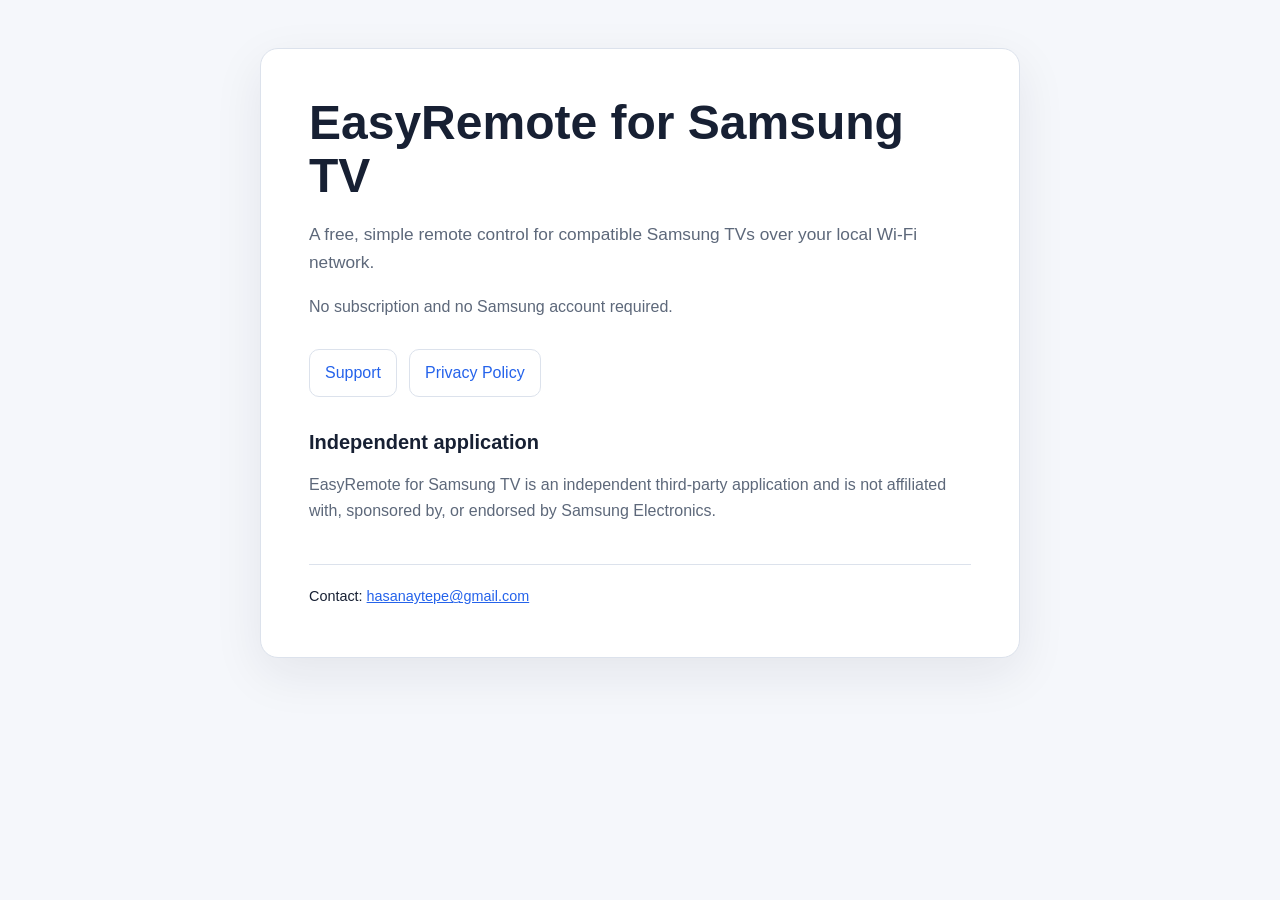
<file: index.html>
<!doctype html>
<html lang="en">
<head>
  <meta charset="utf-8">
  <meta name="viewport" content="width=device-width, initial-scale=1">
  <meta name="description" content="Support and privacy information for RemoteFree for Samsung TV.">
  <title>EasyRemote for Samsung TV</title>
  <link rel="stylesheet" href="styles.css">
</head>
<body>
  <main>
    <h1>EasyRemote for Samsung TV</h1>
    <p class="lead">A free, simple remote control for compatible Samsung TVs over your local Wi-Fi network.</p>
    <p>No subscription and no Samsung account required.</p>
    <nav class="nav" aria-label="Information pages">
      <a href="support.html">Support</a>
      <a href="privacy.html">Privacy Policy</a>
    </nav>
    <h2>Independent application</h2>
    <p>EasyRemote for Samsung TV is an independent third-party application and is not affiliated with, sponsored by, or endorsed by Samsung Electronics.</p>
    <footer>Contact: <a href="mailto:hasanaytepe@gmail.com">hasanaytepe@gmail.com</a></footer>
  </main>
</body>
</html>
</file>
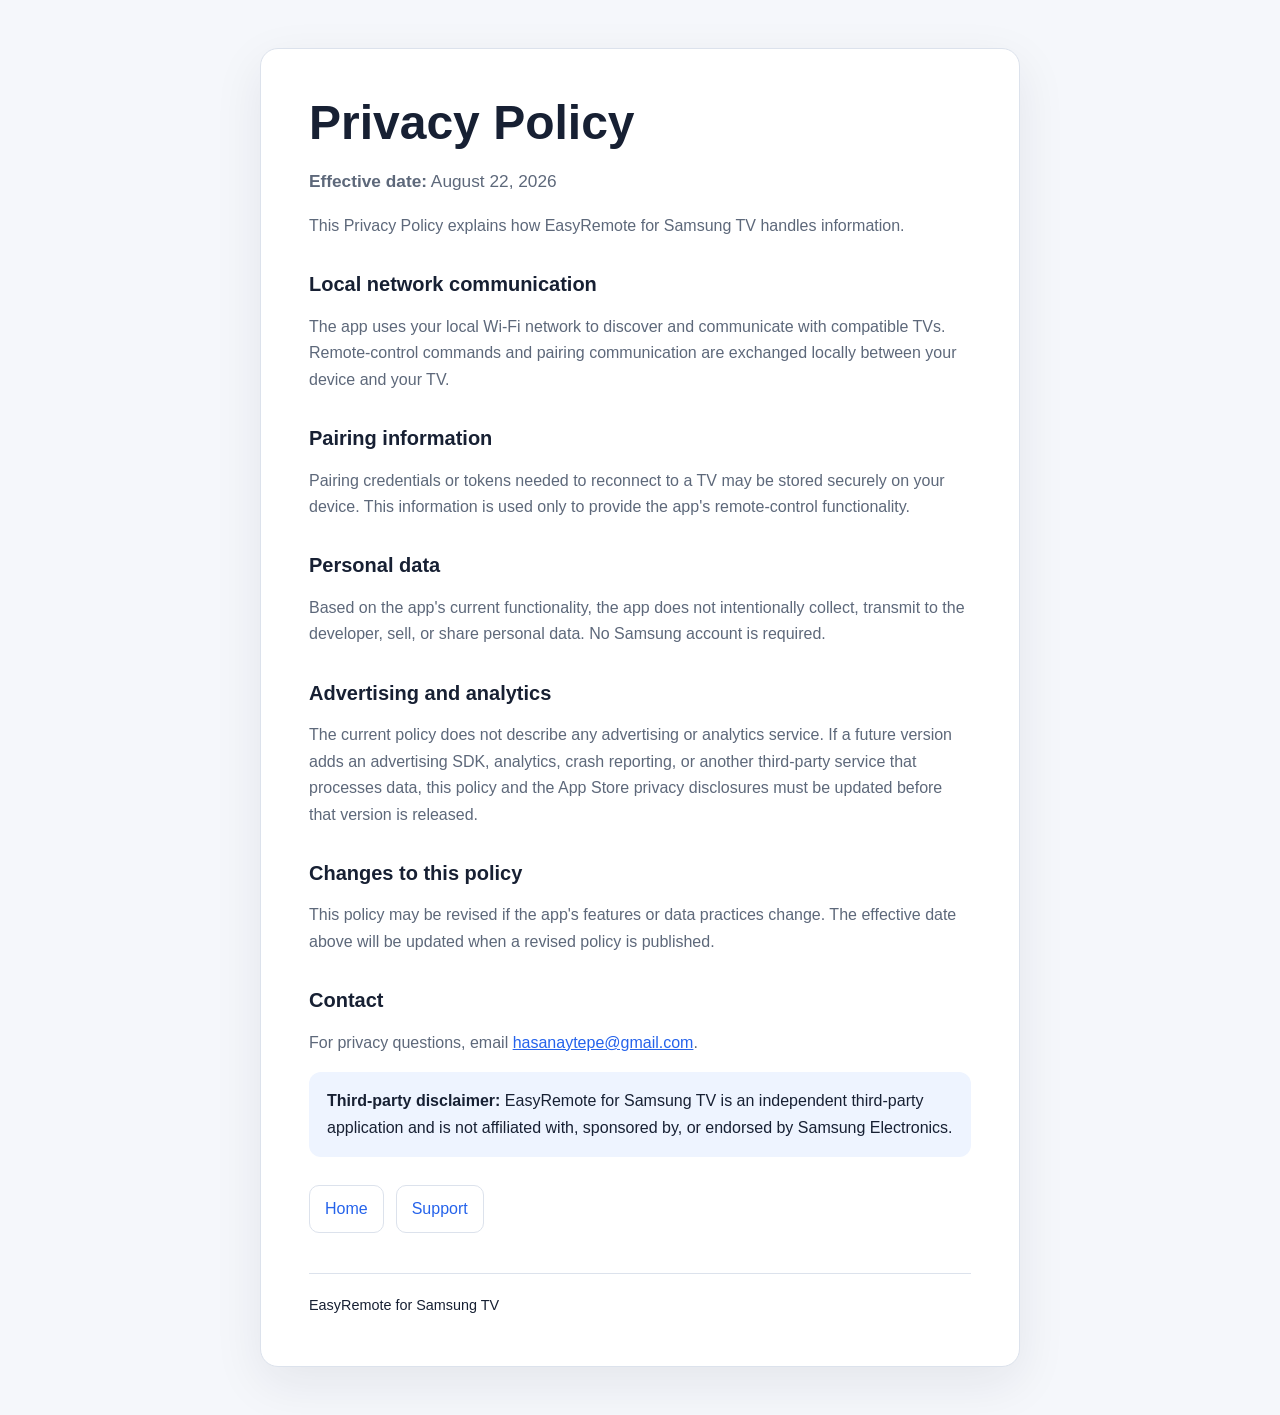
<file: privacy.html>
<!doctype html>
<html lang="en">
<head>
  <meta charset="utf-8">
  <meta name="viewport" content="width=device-width, initial-scale=1">
  <meta name="description" content="Privacy Policy for RemoteFree for Samsung TV.">
  <title>Privacy Policy — EasyRemote for Samsung TV</title>
  <link rel="stylesheet" href="styles.css">
</head>
<body>
  <main>
    <h1>Privacy Policy</h1>
    <p class="lead"><strong>Effective date:</strong> August 22, 2026</p>
    <p>This Privacy Policy explains how EasyRemote for Samsung TV handles information.</p>
    <h2>Local network communication</h2>
    <p>The app uses your local Wi-Fi network to discover and communicate with compatible TVs. Remote-control commands and pairing communication are exchanged locally between your device and your TV.</p>
    <h2>Pairing information</h2>
    <p>Pairing credentials or tokens needed to reconnect to a TV may be stored securely on your device. This information is used only to provide the app's remote-control functionality.</p>
    <h2>Personal data</h2>
    <p>Based on the app's current functionality, the app does not intentionally collect, transmit to the developer, sell, or share personal data. No Samsung account is required.</p>
    <h2>Advertising and analytics</h2>
    <p>The current policy does not describe any advertising or analytics service. If a future version adds an advertising SDK, analytics, crash reporting, or another third-party service that processes data, this policy and the App Store privacy disclosures must be updated before that version is released.</p>
    <h2>Changes to this policy</h2>
    <p>This policy may be revised if the app's features or data practices change. The effective date above will be updated when a revised policy is published.</p>
    <h2>Contact</h2>
    <p>For privacy questions, email <a href="mailto:hasanaytepe@gmail.com">hasanaytepe@gmail.com</a>.</p>
    <div class="notice"><strong>Third-party disclaimer:</strong> EasyRemote for Samsung TV is an independent third-party application and is not affiliated with, sponsored by, or endorsed by Samsung Electronics.</div>
    <nav class="nav" aria-label="Page navigation">
      <a href="index.html">Home</a>
      <a href="support.html">Support</a>
    </nav>
    <footer>EasyRemote for Samsung TV</footer>
  </main>
</body>
</html>
</file>
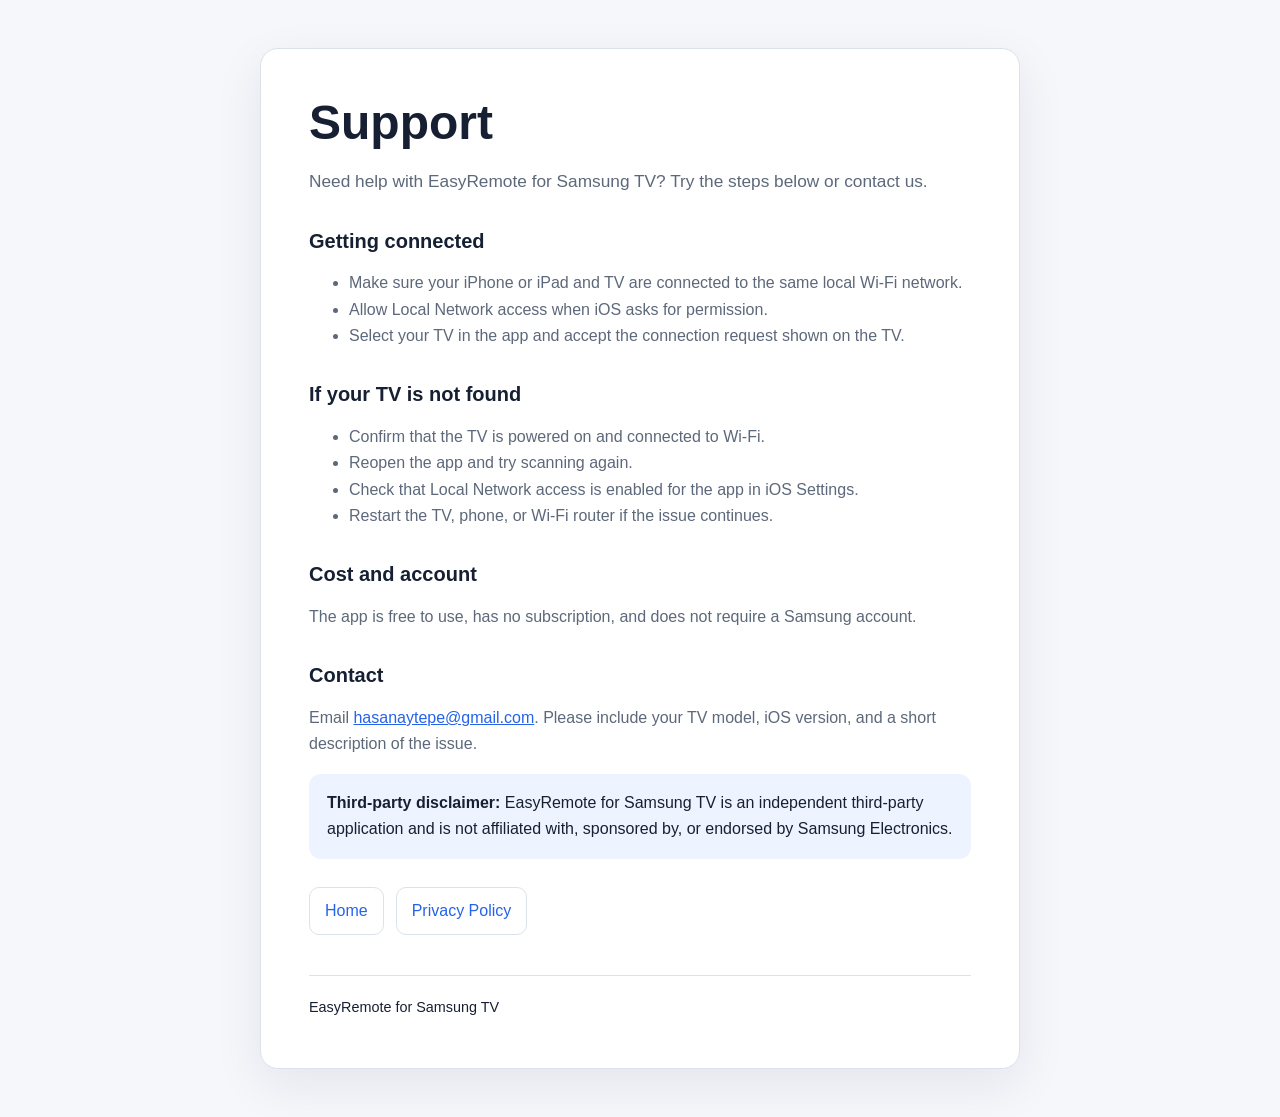
<file: support.html>
<!doctype html>
<html lang="en">
<head>
  <meta charset="utf-8">
  <meta name="viewport" content="width=device-width, initial-scale=1">
  <meta name="description" content="Support for RemoteFree for Samsung TV.">
  <title>Support — EasyRemote for Samsung TV</title>
  <link rel="stylesheet" href="styles.css">
</head>
<body>
  <main>
    <h1>Support</h1>
    <p class="lead">Need help with EasyRemote for Samsung TV? Try the steps below or contact us.</p>
    <h2>Getting connected</h2>
    <ul>
      <li>Make sure your iPhone or iPad and TV are connected to the same local Wi-Fi network.</li>
      <li>Allow Local Network access when iOS asks for permission.</li>
      <li>Select your TV in the app and accept the connection request shown on the TV.</li>
    </ul>
    <h2>If your TV is not found</h2>
    <ul>
      <li>Confirm that the TV is powered on and connected to Wi-Fi.</li>
      <li>Reopen the app and try scanning again.</li>
      <li>Check that Local Network access is enabled for the app in iOS Settings.</li>
      <li>Restart the TV, phone, or Wi-Fi router if the issue continues.</li>
    </ul>
    <h2>Cost and account</h2>
    <p>The app is free to use, has no subscription, and does not require a Samsung account.</p>
    <h2>Contact</h2>
    <p>Email <a href="mailto:hasanaytepe@gmail.com">hasanaytepe@gmail.com</a>. Please include your TV model, iOS version, and a short description of the issue.</p>
    <div class="notice"><strong>Third-party disclaimer:</strong> EasyRemote for Samsung TV is an independent third-party application and is not affiliated with, sponsored by, or endorsed by Samsung Electronics.</div>
    <nav class="nav" aria-label="Page navigation">
      <a href="index.html">Home</a>
      <a href="privacy.html">Privacy Policy</a>
    </nav>
    <footer>EasyRemote for Samsung TV</footer>
  </main>
</body>
</html>
</file>
<file: styles.css>
:root {
  color-scheme: light dark;
  --bg: #f5f7fb;
  --surface: #ffffff;
  --text: #172033;
  --muted: #5d687a;
  --accent: #2563eb;
  --border: #dce2ec;
  --notice: #eef4ff;
}

@media (prefers-color-scheme: dark) {
  :root {
    --bg: #0e1420;
    --surface: #161e2d;
    --text: #edf2f8;
    --muted: #aeb8c7;
    --accent: #78a6ff;
    --border: #2c374a;
    --notice: #182945;
  }
}

* { box-sizing: border-box; }

body {
  margin: 0;
  background: var(--bg);
  color: var(--text);
  font: 16px/1.65 -apple-system, BlinkMacSystemFont, "Segoe UI", sans-serif;
}

main {
  width: min(760px, calc(100% - 32px));
  margin: 48px auto;
  padding: clamp(24px, 5vw, 48px);
  background: var(--surface);
  border: 1px solid var(--border);
  border-radius: 18px;
  box-shadow: 0 16px 50px rgba(20, 30, 50, .08);
}

h1 { margin: 0 0 8px; font-size: clamp(2rem, 6vw, 3rem); line-height: 1.1; }
h2 { margin-top: 32px; font-size: 1.25rem; line-height: 1.3; }
p, ul { color: var(--muted); }
a { color: var(--accent); }
.lead { font-size: 1.08rem; }
.notice { padding: 16px 18px; background: var(--notice); border-radius: 12px; }
.nav { display: flex; flex-wrap: wrap; gap: 12px; margin-top: 28px; }
.nav a { padding: 10px 15px; border: 1px solid var(--border); border-radius: 10px; text-decoration: none; }
footer { margin-top: 40px; padding-top: 20px; border-top: 1px solid var(--border); font-size: .9rem; }

@media (max-width: 520px) {
  main { width: 100%; min-height: 100vh; margin: 0; border: 0; border-radius: 0; }
}
</file>
